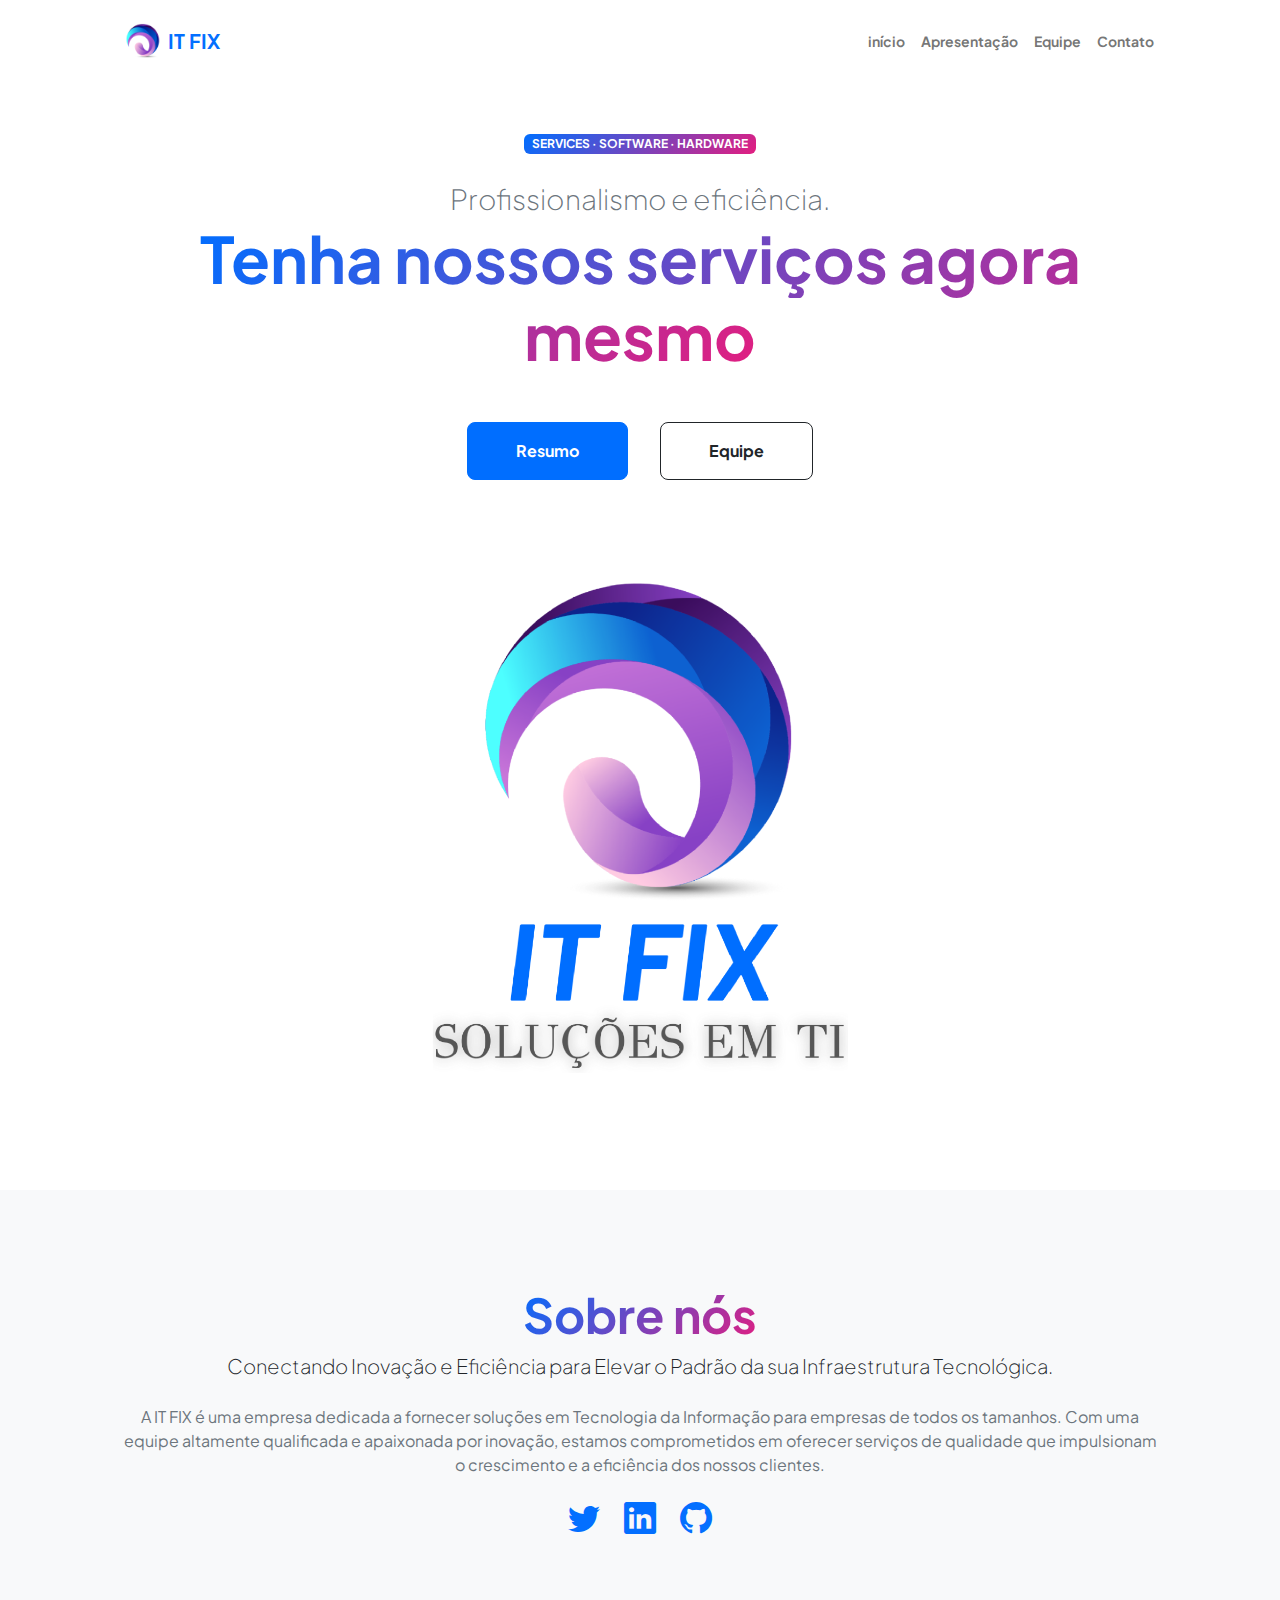
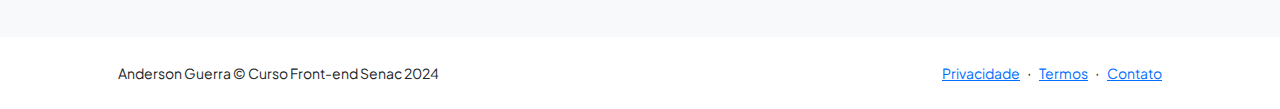
<file: index.html>
<!DOCTYPE html>
<html lang="en">
    <head>
        <meta charset="utf-8" />
        <meta name="viewport" content="width=device-width, initial-scale=1, shrink-to-fit=no" />
        <meta name="description" content="" />
        <meta name="author" content="" />
        <title>Home - IT FIX</title>
        <!-- Favicon-->
        <link rel="icon" type="image/x-icon" href="assets/ico-IT_IX.ico" />
        <!-- Custom Google font-->
        <link rel="preconnect" href="https://fonts.googleapis.com" />
        <link rel="preconnect" href="https://fonts.gstatic.com" crossorigin />
        <link href="https://fonts.googleapis.com/css2?family=Plus+Jakarta+Sans:wght@100;200;300;400;500;600;700;800;900&amp;display=swap" rel="stylesheet" />
        <!-- Bootstrap icons-->
        <link href="https://cdn.jsdelivr.net/npm/bootstrap-icons@1.8.1/font/bootstrap-icons.css" rel="stylesheet" />
        <!-- Core theme CSS (includes Bootstrap)-->
        <link href="css/styles.css" rel="stylesheet" />
    </head>
    <body class="d-flex flex-column h-100">
        <main class="flex-shrink-0">
            <!-- Navigation-->
            <nav class="navbar navbar-expand-lg navbar-light bg-white py-3">
                <div class="container px-5">
                    <img class="ico-img" src="assets/ico-IT_IX.ico" alt=" Logo IT FIX">
                    <a class="navbar-brand" href="index.html"><span class="fw-bolder text-primary">IT FIX</span></a>
                    <button class="navbar-toggler" type="button" data-bs-toggle="collapse" data-bs-target="#navbarSupportedContent" aria-controls="navbarSupportedContent" aria-expanded="false" aria-label="Toggle navigation"><span class="navbar-toggler-icon"></span></button>
                    <div class="collapse navbar-collapse" id="navbarSupportedContent">
                        <ul class="navbar-nav ms-auto mb-2 mb-lg-0 small fw-bolder">
                            <li class="nav-item"><a class="nav-link" href="index.html">início</a></li>
                            <li class="nav-item"><a class="nav-link" href="resume.html">Apresentação</a></li>
                            <li class="nav-item"><a class="nav-link" href="projects.html">Equipe</a></li>
                            <li class="nav-item"><a class="nav-link" href="contact.html">Contato</a></li>
                        </ul>
                    </div>
                </div>
            </nav>
            <!-- Header-->
            <header class="py-5">
                <div class="container px-5 pb-5">
                    <div class="row gx-5 align-items-center">
                        <div class="col-xxl-5">
                            <!-- Header text content-->
                            <div class="text-center text-xxl-start">
                                <div class="badge bg-gradient-primary-to-secondary text-white mb-4"><div class="text-uppercase">services &middot; Software &middot; Hardware  </div></div>
                                <div class="fs-3 fw-light text-muted">Profissionalismo e eficiência.</div>
                                <h1 class="display-3 fw-bolder mb-5"><span class="text-gradient d-inline">Tenha nossos serviços agora mesmo </span></h1>
                                <div class="d-grid gap-3 d-sm-flex justify-content-sm-center justify-content-xxl-start mb-3">
                                    <a class="btn btn-primary btn-lg px-5 py-3 me-sm-3 fs-6 fw-bolder" href="resume.html">Resumo</a>
                                    <a class="btn btn-outline-dark btn-lg px-5 py-3 fs-6 fw-bolder" href="projects.html">Equipe</a>
                                </div>
                            </div>
                        </div>
                        <div class="col-xxl-7">
                            <!-- Header profile picture-->
                            <div class="d-flex justify-content-center mt-5 mt-xxl-0">
                                    <!-- TIP: For best results, use a photo with a transparent background like the demo example below-->
                                    <!-- Watch a tutorial on how to do this on YouTube (link)-->
                                    <img class="profile-img" src="./img/Photo_logo_IT-FIX.png" style="width: 550px; height: 550px;" alt="..." />
                                    <div class="dots-1">
                                        <!-- SVG Dots-->
                                        <svg version="1.1" xmlns="http://www.w3.org/2000/svg" xmlns:xlink="http://www.w3.org/1999/xlink" x="0px" y="0px" viewBox="0 0 191.6 1215.4" style="enable-background: new 0 0 191.6 1215.4" xml:space="preserve">
                                            <g transform="translate(0.000000,1280.000000) scale(0.100000,-0.100000)">
                                                <path d="M227.7,12788.6c-105-35-200-141-222-248c-43-206,163-412,369-369c155,32,275,190,260,339c-11,105-90,213-190,262        C383.7,12801.6,289.7,12808.6,227.7,12788.6z"></path>
                                                <path d="M1507.7,12788.6c-151-50-253-216-222-362c25-119,136-230,254-255c194-41,395,142,375,339c-11,105-90,213-190,262        C1663.7,12801.6,1569.7,12808.6,1507.7,12788.6z"></path>
                                                <path d="M227.7,11508.6c-105-35-200-141-222-248c-43-206,163-412,369-369c155,32,275,190,260,339c-11,105-90,213-190,262        C383.7,11521.6,289.7,11528.6,227.7,11508.6z"></path>
                                                <path d="M1507.7,11508.6c-151-50-253-216-222-362c25-119,136-230,254-255c194-41,395,142,375,339c-11,105-90,213-190,262        C1663.7,11521.6,1569.7,11528.6,1507.7,11508.6z"></path>
                                                <path d="M227.7,10228.6c-105-35-200-141-222-248c-43-206,163-412,369-369c155,32,275,190,260,339c-11,105-90,213-190,262        C383.7,10241.6,289.7,10248.6,227.7,10228.6z"></path>
                                                <path d="M1507.7,10228.6c-105-35-200-141-222-248c-43-206,163-412,369-369c155,32,275,190,260,339c-11,105-90,213-190,262        C1663.7,10241.6,1569.7,10248.6,1507.7,10228.6z"></path>
                                                <path d="M227.7,8948.6c-105-35-200-141-222-248c-43-206,163-412,369-369c155,32,275,190,260,339c-11,105-90,213-190,262        C383.7,8961.6,289.7,8968.6,227.7,8948.6z"></path>
                                                <path d="M1507.7,8948.6c-105-35-200-141-222-248c-43-206,163-412,369-369c155,32,275,190,260,339c-11,105-90,213-190,262        C1663.7,8961.6,1569.7,8968.6,1507.7,8948.6z"></path>
                                                <path d="M227.7,7668.6c-105-35-200-141-222-248c-43-206,163-412,369-369c155,32,275,190,260,339c-11,105-90,213-190,262        C383.7,7681.6,289.7,7688.6,227.7,7668.6z"></path>
                                                <path d="M1507.7,7668.6c-105-35-200-141-222-248c-43-206,163-412,369-369c155,32,275,190,260,339c-11,105-90,213-190,262        C1663.7,7681.6,1569.7,7688.6,1507.7,7668.6z"></path>
                                                <path d="M227.7,6388.6c-105-35-200-141-222-248c-43-206,163-412,369-369c155,32,275,190,260,339c-11,105-90,213-190,262        C383.7,6401.6,289.7,6408.6,227.7,6388.6z"></path>
                                                <path d="M1507.7,6388.6c-105-35-200-141-222-248c-43-206,163-412,369-369c155,32,275,190,260,339c-11,105-90,213-190,262        C1663.7,6401.6,1569.7,6408.6,1507.7,6388.6z"></path>
                                                <path d="M227.7,5108.6c-105-35-200-141-222-248c-43-206,163-412,369-369c155,32,275,190,260,339c-11,105-90,213-190,262        C383.7,5121.6,289.7,5128.6,227.7,5108.6z"></path>
                                                <path d="M1507.7,5108.6c-105-35-200-141-222-248c-43-206,163-412,369-369c155,32,275,190,260,339c-11,105-90,213-190,262        C1663.7,5121.6,1569.7,5128.6,1507.7,5108.6z"></path>
                                                <path d="M227.7,3828.6c-105-35-200-141-222-248c-43-206,163-412,369-369c155,32,275,190,260,339c-11,105-90,213-190,262        C383.7,3841.6,289.7,3848.6,227.7,3828.6z"></path>
                                                <path d="M1507.7,3828.6c-105-35-200-141-222-248c-43-206,163-412,369-369c155,32,275,190,260,339c-11,105-90,213-190,262        C1663.7,3841.6,1569.7,3848.6,1507.7,3828.6z"></path>
                                                <path d="M227.7,2548.6c-105-35-200-141-222-248c-43-206,163-412,369-369c155,32,275,190,260,339c-11,105-90,213-190,262        C383.7,2561.6,289.7,2568.6,227.7,2548.6z"></path>
                                                <path d="M1507.7,2548.6c-105-35-200-141-222-248c-43-206,163-412,369-369c155,32,275,190,260,339c-11,105-90,213-190,262        C1663.7,2561.6,1569.7,2568.6,1507.7,2548.6z"></path>
                                                <path d="M227.7,1268.6c-105-35-200-141-222-248c-43-206,163-412,369-369c155,32,275,190,260,339c-11,105-90,213-190,262        C383.7,1281.6,289.7,1288.6,227.7,1268.6z"></path>
                                                <path d="M1507.7,1268.6c-105-35-200-141-222-248c-43-206,163-412,369-369c155,32,275,190,260,339c-11,105-90,213-190,262        C1663.7,1281.6,1569.7,1288.6,1507.7,1268.6z"></path>
                                            </g>
                                        </svg>
                                        <!-- END of SVG dots-->
                                    </div>
                                    <div class="dots-2">
                                        <!-- SVG Dots-->
                                        <svg version="1.1" xmlns="http://www.w3.org/2000/svg" xmlns:xlink="http://www.w3.org/1999/xlink" x="0px" y="0px" viewBox="0 0 191.6 1215.4" style="enable-background: new 0 0 191.6 1215.4" xml:space="preserve">
                                            <g transform="translate(0.000000,1280.000000) scale(0.100000,-0.100000)">
                                                <path d="M227.7,12788.6c-105-35-200-141-222-248c-43-206,163-412,369-369c155,32,275,190,260,339c-11,105-90,213-190,262        C383.7,12801.6,289.7,12808.6,227.7,12788.6z"></path>
                                                <path d="M1507.7,12788.6c-151-50-253-216-222-362c25-119,136-230,254-255c194-41,395,142,375,339c-11,105-90,213-190,262        C1663.7,12801.6,1569.7,12808.6,1507.7,12788.6z"></path>
                                                <path d="M227.7,11508.6c-105-35-200-141-222-248c-43-206,163-412,369-369c155,32,275,190,260,339c-11,105-90,213-190,262        C383.7,11521.6,289.7,11528.6,227.7,11508.6z"></path>
                                                <path d="M1507.7,11508.6c-151-50-253-216-222-362c25-119,136-230,254-255c194-41,395,142,375,339c-11,105-90,213-190,262        C1663.7,11521.6,1569.7,11528.6,1507.7,11508.6z"></path>
                                                <path d="M227.7,10228.6c-105-35-200-141-222-248c-43-206,163-412,369-369c155,32,275,190,260,339c-11,105-90,213-190,262        C383.7,10241.6,289.7,10248.6,227.7,10228.6z"></path>
                                                <path d="M1507.7,10228.6c-105-35-200-141-222-248c-43-206,163-412,369-369c155,32,275,190,260,339c-11,105-90,213-190,262        C1663.7,10241.6,1569.7,10248.6,1507.7,10228.6z"></path>
                                                <path d="M227.7,8948.6c-105-35-200-141-222-248c-43-206,163-412,369-369c155,32,275,190,260,339c-11,105-90,213-190,262        C383.7,8961.6,289.7,8968.6,227.7,8948.6z"></path>
                                                <path d="M1507.7,8948.6c-105-35-200-141-222-248c-43-206,163-412,369-369c155,32,275,190,260,339c-11,105-90,213-190,262        C1663.7,8961.6,1569.7,8968.6,1507.7,8948.6z"></path>
                                                <path d="M227.7,7668.6c-105-35-200-141-222-248c-43-206,163-412,369-369c155,32,275,190,260,339c-11,105-90,213-190,262        C383.7,7681.6,289.7,7688.6,227.7,7668.6z"></path>
                                                <path d="M1507.7,7668.6c-105-35-200-141-222-248c-43-206,163-412,369-369c155,32,275,190,260,339c-11,105-90,213-190,262        C1663.7,7681.6,1569.7,7688.6,1507.7,7668.6z"></path>
                                                <path d="M227.7,6388.6c-105-35-200-141-222-248c-43-206,163-412,369-369c155,32,275,190,260,339c-11,105-90,213-190,262        C383.7,6401.6,289.7,6408.6,227.7,6388.6z"></path>
                                                <path d="M1507.7,6388.6c-105-35-200-141-222-248c-43-206,163-412,369-369c155,32,275,190,260,339c-11,105-90,213-190,262        C1663.7,6401.6,1569.7,6408.6,1507.7,6388.6z"></path>
                                                <path d="M227.7,5108.6c-105-35-200-141-222-248c-43-206,163-412,369-369c155,32,275,190,260,339c-11,105-90,213-190,262        C383.7,5121.6,289.7,5128.6,227.7,5108.6z"></path>
                                                <path d="M1507.7,5108.6c-105-35-200-141-222-248c-43-206,163-412,369-369c155,32,275,190,260,339c-11,105-90,213-190,262        C1663.7,5121.6,1569.7,5128.6,1507.7,5108.6z"></path>
                                                <path d="M227.7,3828.6c-105-35-200-141-222-248c-43-206,163-412,369-369c155,32,275,190,260,339c-11,105-90,213-190,262        C383.7,3841.6,289.7,3848.6,227.7,3828.6z"></path>
                                                <path d="M1507.7,3828.6c-105-35-200-141-222-248c-43-206,163-412,369-369c155,32,275,190,260,339c-11,105-90,213-190,262        C1663.7,3841.6,1569.7,3848.6,1507.7,3828.6z"></path>
                                                <path d="M227.7,2548.6c-105-35-200-141-222-248c-43-206,163-412,369-369c155,32,275,190,260,339c-11,105-90,213-190,262        C383.7,2561.6,289.7,2568.6,227.7,2548.6z"></path>
                                                <path d="M1507.7,2548.6c-105-35-200-141-222-248c-43-206,163-412,369-369c155,32,275,190,260,339c-11,105-90,213-190,262        C1663.7,2561.6,1569.7,2568.6,1507.7,2548.6z"></path>
                                                <path d="M227.7,1268.6c-105-35-200-141-222-248c-43-206,163-412,369-369c155,32,275,190,260,339c-11,105-90,213-190,262        C383.7,1281.6,289.7,1288.6,227.7,1268.6z"></path>
                                                <path d="M1507.7,1268.6c-105-35-200-141-222-248c-43-206,163-412,369-369c155,32,275,190,260,339c-11,105-90,213-190,262        C1663.7,1281.6,1569.7,1288.6,1507.7,1268.6z"></path>
                                            </g>
                                        </svg>
                                        <!-- END of SVG dots-->
                                    </div>
                                    <div class="dots-3">
                                        <!-- SVG Dots-->
                                        <svg version="1.1" xmlns="http://www.w3.org/2000/svg" xmlns:xlink="http://www.w3.org/1999/xlink" x="0px" y="0px" viewBox="0 0 191.6 1215.4" style="enable-background: new 0 0 191.6 1215.4" xml:space="preserve">
                                            <g transform="translate(0.000000,1280.000000) scale(0.100000,-0.100000)">
                                                <path d="M227.7,12788.6c-105-35-200-141-222-248c-43-206,163-412,369-369c155,32,275,190,260,339c-11,105-90,213-190,262        C383.7,12801.6,289.7,12808.6,227.7,12788.6z"></path>
                                                <path d="M1507.7,12788.6c-151-50-253-216-222-362c25-119,136-230,254-255c194-41,395,142,375,339c-11,105-90,213-190,262        C1663.7,12801.6,1569.7,12808.6,1507.7,12788.6z"></path>
                                                <path d="M227.7,11508.6c-105-35-200-141-222-248c-43-206,163-412,369-369c155,32,275,190,260,339c-11,105-90,213-190,262        C383.7,11521.6,289.7,11528.6,227.7,11508.6z"></path>
                                                <path d="M1507.7,11508.6c-151-50-253-216-222-362c25-119,136-230,254-255c194-41,395,142,375,339c-11,105-90,213-190,262        C1663.7,11521.6,1569.7,11528.6,1507.7,11508.6z"></path>
                                                <path d="M227.7,10228.6c-105-35-200-141-222-248c-43-206,163-412,369-369c155,32,275,190,260,339c-11,105-90,213-190,262        C383.7,10241.6,289.7,10248.6,227.7,10228.6z"></path>
                                                <path d="M1507.7,10228.6c-105-35-200-141-222-248c-43-206,163-412,369-369c155,32,275,190,260,339c-11,105-90,213-190,262        C1663.7,10241.6,1569.7,10248.6,1507.7,10228.6z"></path>
                                                <path d="M227.7,8948.6c-105-35-200-141-222-248c-43-206,163-412,369-369c155,32,275,190,260,339c-11,105-90,213-190,262        C383.7,8961.6,289.7,8968.6,227.7,8948.6z"></path>
                                                <path d="M1507.7,8948.6c-105-35-200-141-222-248c-43-206,163-412,369-369c155,32,275,190,260,339c-11,105-90,213-190,262        C1663.7,8961.6,1569.7,8968.6,1507.7,8948.6z"></path>
                                                <path d="M227.7,7668.6c-105-35-200-141-222-248c-43-206,163-412,369-369c155,32,275,190,260,339c-11,105-90,213-190,262        C383.7,7681.6,289.7,7688.6,227.7,7668.6z"></path>
                                                <path d="M1507.7,7668.6c-105-35-200-141-222-248c-43-206,163-412,369-369c155,32,275,190,260,339c-11,105-90,213-190,262        C1663.7,7681.6,1569.7,7688.6,1507.7,7668.6z"></path>
                                                <path d="M227.7,6388.6c-105-35-200-141-222-248c-43-206,163-412,369-369c155,32,275,190,260,339c-11,105-90,213-190,262        C383.7,6401.6,289.7,6408.6,227.7,6388.6z"></path>
                                                <path d="M1507.7,6388.6c-105-35-200-141-222-248c-43-206,163-412,369-369c155,32,275,190,260,339c-11,105-90,213-190,262        C1663.7,6401.6,1569.7,6408.6,1507.7,6388.6z"></path>
                                                <path d="M227.7,5108.6c-105-35-200-141-222-248c-43-206,163-412,369-369c155,32,275,190,260,339c-11,105-90,213-190,262        C383.7,5121.6,289.7,5128.6,227.7,5108.6z"></path>
                                                <path d="M1507.7,5108.6c-105-35-200-141-222-248c-43-206,163-412,369-369c155,32,275,190,260,339c-11,105-90,213-190,262        C1663.7,5121.6,1569.7,5128.6,1507.7,5108.6z"></path>
                                                <path d="M227.7,3828.6c-105-35-200-141-222-248c-43-206,163-412,369-369c155,32,275,190,260,339c-11,105-90,213-190,262        C383.7,3841.6,289.7,3848.6,227.7,3828.6z"></path>
                                                <path d="M1507.7,3828.6c-105-35-200-141-222-248c-43-206,163-412,369-369c155,32,275,190,260,339c-11,105-90,213-190,262        C1663.7,3841.6,1569.7,3848.6,1507.7,3828.6z"></path>
                                                <path d="M227.7,2548.6c-105-35-200-141-222-248c-43-206,163-412,369-369c155,32,275,190,260,339c-11,105-90,213-190,262        C383.7,2561.6,289.7,2568.6,227.7,2548.6z"></path>
                                                <path d="M1507.7,2548.6c-105-35-200-141-222-248c-43-206,163-412,369-369c155,32,275,190,260,339c-11,105-90,213-190,262        C1663.7,2561.6,1569.7,2568.6,1507.7,2548.6z"></path>
                                                <path d="M227.7,1268.6c-105-35-200-141-222-248c-43-206,163-412,369-369c155,32,275,190,260,339c-11,105-90,213-190,262        C383.7,1281.6,289.7,1288.6,227.7,1268.6z"></path>
                                                <path d="M1507.7,1268.6c-105-35-200-141-222-248c-43-206,163-412,369-369c155,32,275,190,260,339c-11,105-90,213-190,262        C1663.7,1281.6,1569.7,1288.6,1507.7,1268.6z"></path>
                                            </g>
                                        </svg>
                                        <!-- END of SVG dots-->
                                    </div>
                                    <div class="dots-4">
                                        <!-- SVG Dots-->
                                        <svg version="1.1" xmlns="http://www.w3.org/2000/svg" xmlns:xlink="http://www.w3.org/1999/xlink" x="0px" y="0px" viewBox="0 0 191.6 1215.4" style="enable-background: new 0 0 191.6 1215.4" xml:space="preserve">
                                            <g transform="translate(0.000000,1280.000000) scale(0.100000,-0.100000)">
                                                <path d="M227.7,12788.6c-105-35-200-141-222-248c-43-206,163-412,369-369c155,32,275,190,260,339c-11,105-90,213-190,262        C383.7,12801.6,289.7,12808.6,227.7,12788.6z"></path>
                                                <path d="M1507.7,12788.6c-151-50-253-216-222-362c25-119,136-230,254-255c194-41,395,142,375,339c-11,105-90,213-190,262        C1663.7,12801.6,1569.7,12808.6,1507.7,12788.6z"></path>
                                                <path d="M227.7,11508.6c-105-35-200-141-222-248c-43-206,163-412,369-369c155,32,275,190,260,339c-11,105-90,213-190,262        C383.7,11521.6,289.7,11528.6,227.7,11508.6z"></path>
                                                <path d="M1507.7,11508.6c-151-50-253-216-222-362c25-119,136-230,254-255c194-41,395,142,375,339c-11,105-90,213-190,262        C1663.7,11521.6,1569.7,11528.6,1507.7,11508.6z"></path>
                                                <path d="M227.7,10228.6c-105-35-200-141-222-248c-43-206,163-412,369-369c155,32,275,190,260,339c-11,105-90,213-190,262        C383.7,10241.6,289.7,10248.6,227.7,10228.6z"></path>
                                                <path d="M1507.7,10228.6c-105-35-200-141-222-248c-43-206,163-412,369-369c155,32,275,190,260,339c-11,105-90,213-190,262        C1663.7,10241.6,1569.7,10248.6,1507.7,10228.6z"></path>
                                                <path d="M227.7,8948.6c-105-35-200-141-222-248c-43-206,163-412,369-369c155,32,275,190,260,339c-11,105-90,213-190,262        C383.7,8961.6,289.7,8968.6,227.7,8948.6z"></path>
                                                <path d="M1507.7,8948.6c-105-35-200-141-222-248c-43-206,163-412,369-369c155,32,275,190,260,339c-11,105-90,213-190,262        C1663.7,8961.6,1569.7,8968.6,1507.7,8948.6z"></path>
                                                <path d="M227.7,7668.6c-105-35-200-141-222-248c-43-206,163-412,369-369c155,32,275,190,260,339c-11,105-90,213-190,262        C383.7,7681.6,289.7,7688.6,227.7,7668.6z"></path>
                                                <path d="M1507.7,7668.6c-105-35-200-141-222-248c-43-206,163-412,369-369c155,32,275,190,260,339c-11,105-90,213-190,262        C1663.7,7681.6,1569.7,7688.6,1507.7,7668.6z"></path>
                                                <path d="M227.7,6388.6c-105-35-200-141-222-248c-43-206,163-412,369-369c155,32,275,190,260,339c-11,105-90,213-190,262        C383.7,6401.6,289.7,6408.6,227.7,6388.6z"></path>
                                                <path d="M1507.7,6388.6c-105-35-200-141-222-248c-43-206,163-412,369-369c155,32,275,190,260,339c-11,105-90,213-190,262        C1663.7,6401.6,1569.7,6408.6,1507.7,6388.6z"></path>
                                                <path d="M227.7,5108.6c-105-35-200-141-222-248c-43-206,163-412,369-369c155,32,275,190,260,339c-11,105-90,213-190,262        C383.7,5121.6,289.7,5128.6,227.7,5108.6z"></path>
                                                <path d="M1507.7,5108.6c-105-35-200-141-222-248c-43-206,163-412,369-369c155,32,275,190,260,339c-11,105-90,213-190,262        C1663.7,5121.6,1569.7,5128.6,1507.7,5108.6z"></path>
                                                <path d="M227.7,3828.6c-105-35-200-141-222-248c-43-206,163-412,369-369c155,32,275,190,260,339c-11,105-90,213-190,262        C383.7,3841.6,289.7,3848.6,227.7,3828.6z"></path>
                                                <path d="M1507.7,3828.6c-105-35-200-141-222-248c-43-206,163-412,369-369c155,32,275,190,260,339c-11,105-90,213-190,262        C1663.7,3841.6,1569.7,3848.6,1507.7,3828.6z"></path>
                                                <path d="M227.7,2548.6c-105-35-200-141-222-248c-43-206,163-412,369-369c155,32,275,190,260,339c-11,105-90,213-190,262        C383.7,2561.6,289.7,2568.6,227.7,2548.6z"></path>
                                                <path d="M1507.7,2548.6c-105-35-200-141-222-248c-43-206,163-412,369-369c155,32,275,190,260,339c-11,105-90,213-190,262        C1663.7,2561.6,1569.7,2568.6,1507.7,2548.6z"></path>
                                                <path d="M227.7,1268.6c-105-35-200-141-222-248c-43-206,163-412,369-369c155,32,275,190,260,339c-11,105-90,213-190,262        C383.7,1281.6,289.7,1288.6,227.7,1268.6z"></path>
                                                <path d="M1507.7,1268.6c-105-35-200-141-222-248c-43-206,163-412,369-369c155,32,275,190,260,339c-11,105-90,213-190,262        C1663.7,1281.6,1569.7,1288.6,1507.7,1268.6z"></path>
                                            </g>
                                        </svg>
                                        <!-- END of SVG dots-->
                                    </div>
                                
                            </div>
                        </div>
                    </div>
                </div>
            </header>
            <!-- About Section-->
            <section class="bg-light py-5">
                <div class="container px-5">
                    <div class="row gx-5 justify-content-center">
                        <div class="col-xxl-8">
                            <div class="text-center my-5">
                                <h2 class="display-5 fw-bolder"><span class="text-gradient d-inline">Sobre nós</span></h2>
                                <p class="lead fw-light mb-4">Conectando Inovação e Eficiência para Elevar o Padrão da sua Infraestrutura Tecnológica.</p>
                                <p class="text-muted">A IT FIX é uma empresa dedicada a fornecer soluções em Tecnologia da Informação para empresas de todos os tamanhos. Com uma equipe altamente qualificada e apaixonada por inovação, estamos comprometidos em oferecer serviços de qualidade que impulsionam o crescimento e a eficiência dos nossos clientes.</p>
                                <div class="d-flex justify-content-center fs-2 gap-4">
                                    <a class="text-gradient-icon" href="#!" target="_blank"><i class="bi bi-twitter"></i></a>
                                    <a class="text-gradient-icon" href="https://www.linkedin.com/in/andeguerra/" target="_blank"><i class="bi bi-linkedin"></i></a>
                                    <a class="text-gradient-icon" href="https://github.com/andeguerra" target="_blank"><i class="bi bi-github"></i></a>
                                </div>
                            </div>
                        </div>
                    </div>
                </div>
            </section>
        </main>
        <!-- Footer-->
        <footer class="bg-white py-4 mt-auto">
            <div class="container px-5">
                <div class="row align-items-center justify-content-between flex-column flex-sm-row">
                    <div class="col-auto"><div class="small m-0">Anderson Guerra &copy; Curso Front-end Senac 2024</div></div>
                    <div class="col-auto">
                        <a class="small" href="#!">Privacidade</a>
                        <span class="mx-1">&middot;</span>
                        <a class="small" href="#!">Termos</a>
                        <span class="mx-1">&middot;</span>
                        <a class="small" href="contact.html">Contato</a>
                    </div>
                </div>
            </div>
        </footer>
        <!-- Bootstrap core JS-->
        <script src="https://cdn.jsdelivr.net/npm/bootstrap@5.2.3/dist/js/bootstrap.bundle.min.js"></script>
        <!-- Core theme JS-->
        <script src="js/scripts.js"></script>
    </body>
</html>
</file>
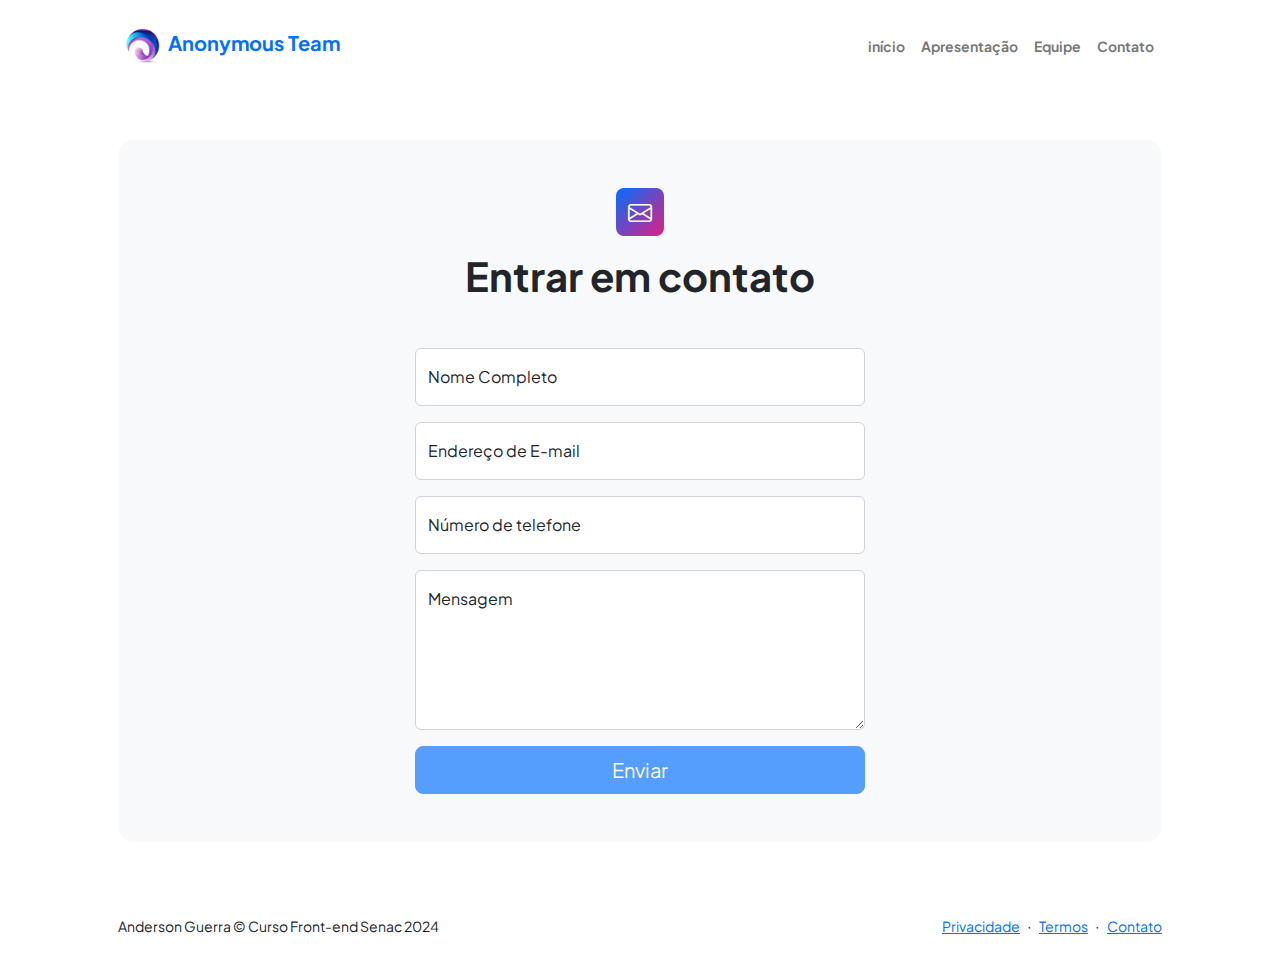
<file: contact.html>
<!DOCTYPE html>
<html lang="en">
    <head>
        <meta charset="utf-8" />
        <meta name="viewport" content="width=device-width, initial-scale=1, shrink-to-fit=no" />
        <meta name="description" content />
        <meta name="author" content />
        <title>Contato</title>
       <!-- Favicon-->
       <link rel="icon" type="image/x-icon" href="assets/ico-IT_IX.ico" />
        <!-- Custom Google font-->
        <link rel="preconnect" href="https://fonts.googleapis.com" />
        <link rel="preconnect" href="https://fonts.gstatic.com" crossorigin />
        <link href="https://fonts.googleapis.com/css2?family=Plus+Jakarta+Sans:wght@100;200;300;400;500;600;700;800;900&amp;display=swap" rel="stylesheet" />
        <!-- Bootstrap icons-->
        <link href="https://cdn.jsdelivr.net/npm/bootstrap-icons@1.8.1/font/bootstrap-icons.css" rel="stylesheet" />
        <!-- Core theme CSS (includes Bootstrap)-->
        <link href="css/styles.css" rel="stylesheet" />
    </head>
    <body class="d-flex flex-column">
        <main class="flex-shrink-0">
            <!-- Navigation-->
            <nav class="navbar navbar-expand-lg navbar-light bg-white py-3">
                <div class="container px-5">
                    <a  class="navbar-brand" href="index.html"><img class="ico-img" src="assets/ico-IT_IX.ico" alt=" Logo IT FIX"><span class="fw-bolder text-primary">Anonymous Team</span></a>
                    <button class="navbar-toggler" type="button" data-bs-toggle="collapse" data-bs-target="#navbarSupportedContent" aria-controls="navbarSupportedContent" aria-expanded="false" aria-label="Toggle navigation"><span class="navbar-toggler-icon"></span></button>
                    <div class="collapse navbar-collapse" id="navbarSupportedContent">
                        <ul class="navbar-nav ms-auto mb-2 mb-lg-0 small fw-bolder">
                            <li class="nav-item"><a class="nav-link" href="index.html">início</a></li>
                            <li class="nav-item"><a class="nav-link" href="resume.html">Apresentação</a></li>
                            <li class="nav-item"><a class="nav-link" href="projects.html">Equipe</a></li>
                            <li class="nav-item"><a class="nav-link" href="contact.html">Contato</a></li>
                        </ul>
                    </div>
                </div>
            </nav>
            <!-- Page content-->
            <section class="py-5">
                <div class="container px-5">
                    <!-- Contact form-->
                    <div class="bg-light rounded-4 py-5 px-4 px-md-5">
                        <div class="text-center mb-5">
                            <div class="feature bg-primary bg-gradient-primary-to-secondary text-white rounded-3 mb-3"><i class="bi bi-envelope"></i></div>
                            <h1 class="fw-bolder">Entrar em contato</h1>
                            <p class="lead fw-normal text-muted mb-0"></p>
                        </div>
                        <div class="row gx-5 justify-content-center">
                            <div class="col-lg-8 col-xl-6">
                                <!-- * * * * * * * * * * * * * * *-->
                                <!-- * * SB Forms Contact Form * *-->
                                <!-- * * * * * * * * * * * * * * *-->
                                <!-- This form is pre-integrated with SB Forms.-->
                                <!-- To make this form functional, sign up at-->
                                <!-- https://startbootstrap.com/solution/contact-forms-->
                                <!-- to get an API token!-->
                                <form id="contactForm" data-sb-form-api-token="API_TOKEN">
                                    <!-- Name input-->
                                    <div class="form-floating mb-3">
                                        <input class="form-control" id="name" type="text" placeholder="Enter your name..." data-sb-validations="required" />
                                        <label for="name">Nome Completo</label>
                                        <div class="invalid-feedback" data-sb-feedback="name:required">É necessário escrever um nome.</div>
                                    </div>
                                    <!-- Email address input-->
                                    <div class="form-floating mb-3">
                                        <input class="form-control" id="email" type="email" placeholder="name@example.com" data-sb-validations="required,email" />
                                        <label for="email">Endereço de E-mail</label>
                                        <div class="invalid-feedback" data-sb-feedback="email:required">É necessário um e-mail.</div>
                                        <div class="invalid-feedback" data-sb-feedback="email:email">O e-mail não é válido.</div>
                                    </div>
                                    <!-- Phone number input-->
                                    <div class="form-floating mb-3">
                                        <input class="form-control" id="phone" type="tel" placeholder="(123) 456-7890" data-sb-validations="required" />
                                        <label for="phone">Número de telefone</label>
                                        <div class="invalid-feedback" data-sb-feedback="phone:required">É necessário um número de telefone.</div>
                                    </div>
                                    <!-- Message input-->
                                    <div class="form-floating mb-3">
                                        <textarea class="form-control" id="message" type="text" placeholder="Enter your message here..." style="height: 10rem" data-sb-validations="required"></textarea>
                                        <label for="message">Mensagem</label>
                                        <div class="invalid-feedback" data-sb-feedback="message:required">É necessário uma mensagem.</div>
                                    </div>
                                    <!-- Submit success message-->
                                    <!---->
                                    <!-- This is what your users will see when the form-->
                                    <!-- has successfully submitted-->
                                    <div class="d-none" id="submitSuccessMessage">
                                        <div class="text-center mb-3">
                                            <div class="fw-bolder">Envio do forumálio completo!</div>
                                            To activate this form, sign up at
                                            <br />
                                            <a href="https://startbootstrap.com/solution/contact-forms">https://startbootstrap.com/solution/contact-forms</a>
                                        </div>
                                    </div>
                                    <!-- Submit error message-->
                                    <!---->
                                    <!-- This is what your users will see when there is-->
                                    <!-- an error submitting the form-->
                                    <div class="d-none" id="submitErrorMessage"><div class="text-center text-danger mb-3">Error sending message!</div></div>
                                    <!-- Submit Button-->
                                    <div class="d-grid"><button class="btn btn-primary btn-lg disabled" id="submitButton" type="submit">Enviar</button></div>
                                </form>
                            </div>
                        </div>
                    </div>
                </div>
            </section>
        </main>
        <!-- Footer-->
        <footer class="bg-white py-4 mt-auto">
            <div class="container px-5">
                <div class="row align-items-center justify-content-between flex-column flex-sm-row">
                    <div class="col-auto"><div class="small m-0">Anderson Guerra &copy; Curso Front-end Senac 2024</div></div>
                    <div class="col-auto">
                        <a class="small" href="#!">Privacidade</a>
                        <span class="mx-1">&middot;</span>
                        <a class="small" href="#!">Termos</a>
                        <span class="mx-1">&middot;</span>
                        <a class="small" href="contact.html">Contato</a>
                    </div>
                </div>
            </div>
        </footer>
        <!-- Bootstrap core JS-->
        <script src="https://cdn.jsdelivr.net/npm/bootstrap@5.2.3/dist/js/bootstrap.bundle.min.js"></script>
        <!-- Core theme JS-->
        <script src="js/scripts.js"></script>
        <!-- * * * * * * * * * * * * * * * * * * * * * * * * * * * * * * * * * * * * * * * *-->
        <!-- * *                               SB Forms JS                               * *-->
        <!-- * * Activate your form at https://startbootstrap.com/solution/contact-forms * *-->
        <!-- * * * * * * * * * * * * * * * * * * * * * * * * * * * * * * * * * * * * * * * *-->
        <script src="https://cdn.startbootstrap.com/sb-forms-latest.js"></script>
    </body>
</html>
</file>
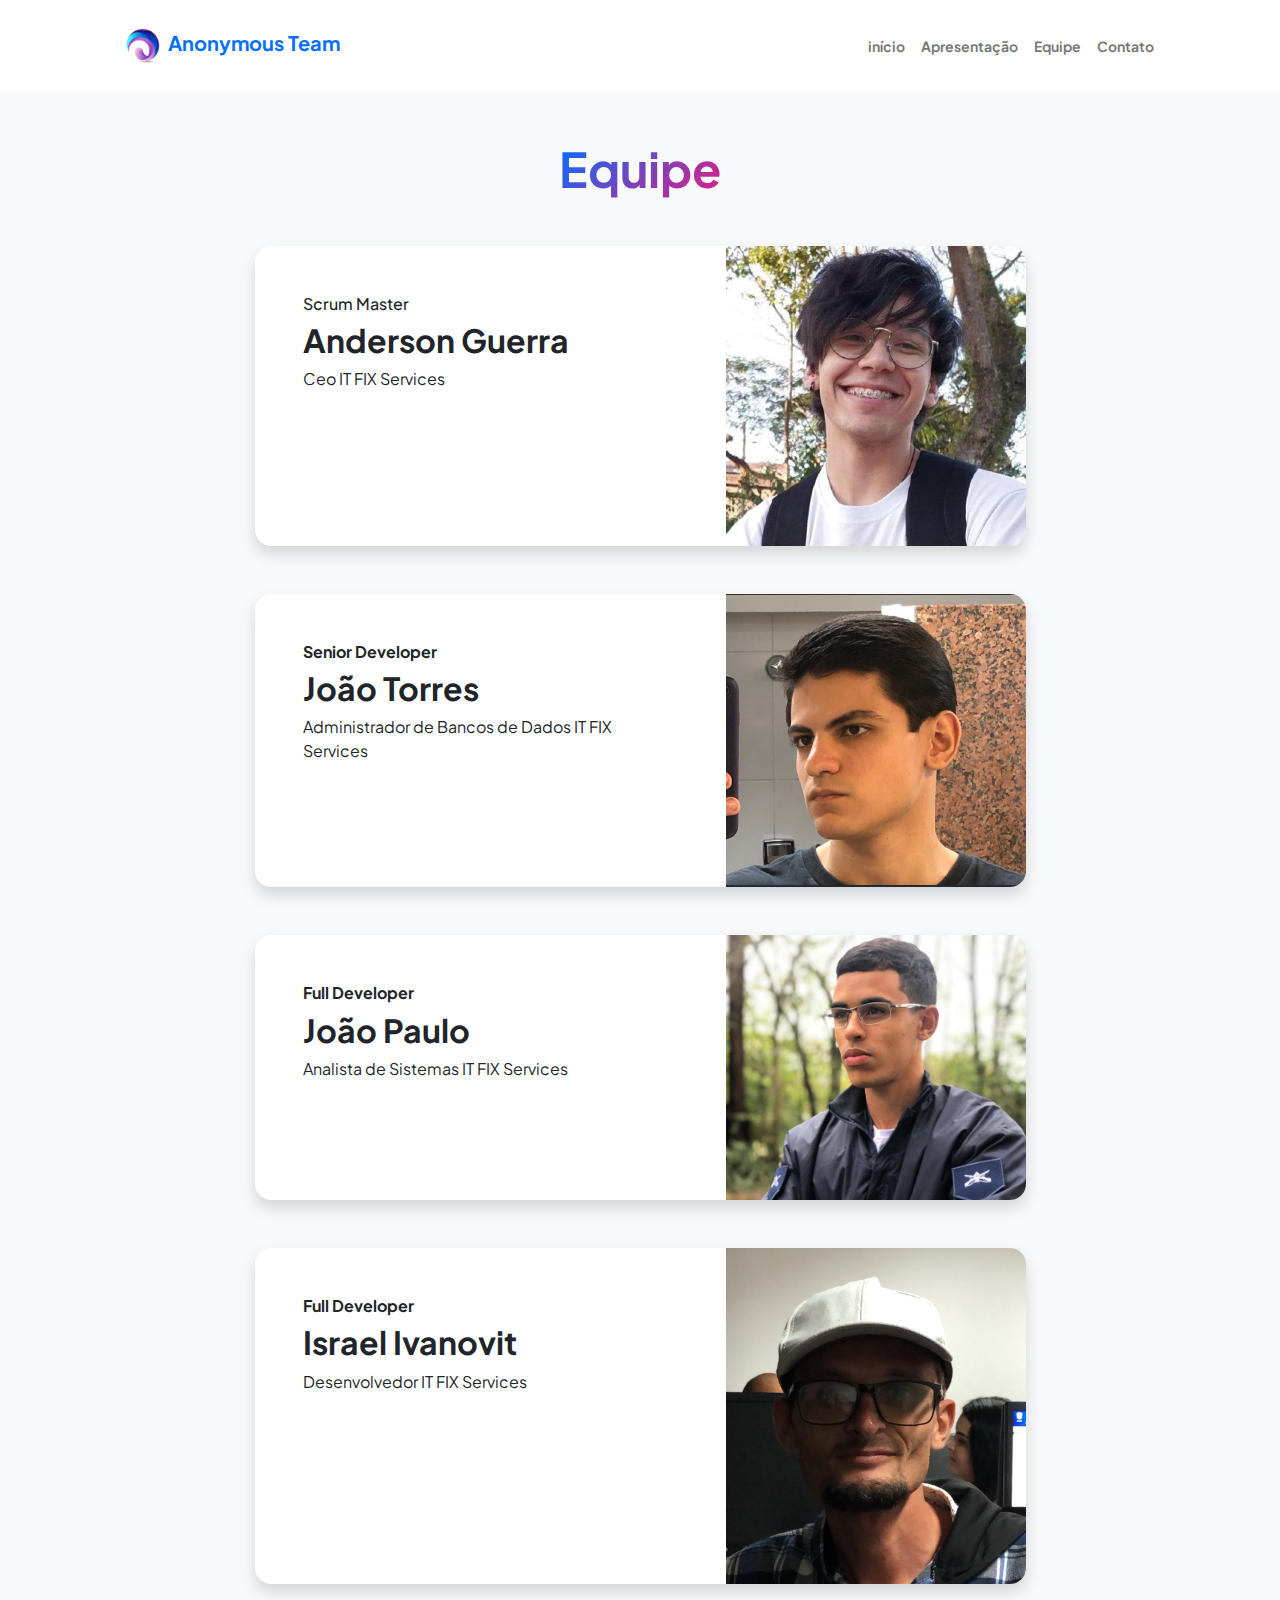
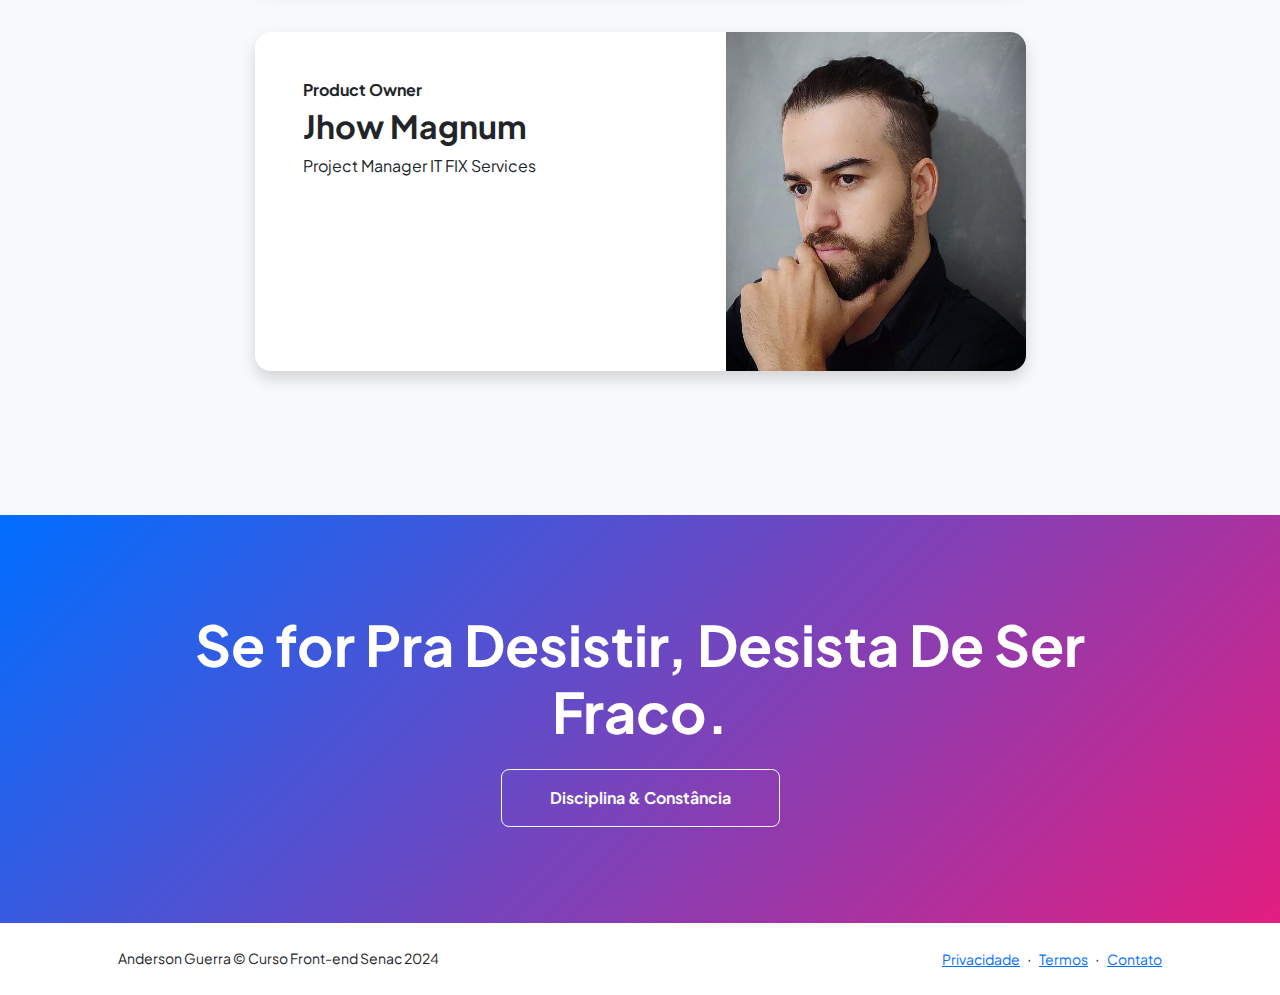
<file: projects.html>
<!DOCTYPE html>
<html lang="en">

<head>
    <meta charset="utf-8" />
    <meta name="viewport" content="width=device-width, initial-scale=1, shrink-to-fit=no" />
    <meta name="description" content="" />
    <meta name="author" content="" />
    <title>Team IT FIX</title>
    <!-- Favicon-->
    <link rel="icon" type="image/x-icon" href="assets/ico-IT_IX.ico" />
    <!-- Custom Google font-->
    <link rel="preconnect" href="https://fonts.googleapis.com" />
    <link rel="preconnect" href="https://fonts.gstatic.com" crossorigin />
    <link
        href="https://fonts.googleapis.com/css2?family=Plus+Jakarta+Sans:wght@100;200;300;400;500;600;700;800;900&amp;display=swap"
        rel="stylesheet" />
    <!-- Bootstrap icons-->
    <link href="https://cdn.jsdelivr.net/npm/bootstrap-icons@1.8.1/font/bootstrap-icons.css" rel="stylesheet" />
    <!-- Core theme CSS (includes Bootstrap)-->
    <link href="css/styles.css" rel="stylesheet" />
</head>

<body class="d-flex flex-column h-100 bg-light">
    <main class="flex-shrink-0">
        <!-- Navigation-->
        <nav class="navbar navbar-expand-lg navbar-light bg-white py-3">
            <div class="container px-5">
                <a class="navbar-brand" href="index.html"><img class="ico-img" src="assets/ico-IT_IX.ico"
                        alt=" Logo IT FIX"><span class="fw-bolder text-primary">Anonymous Team</span></a>
                <button class="navbar-toggler" type="button" data-bs-toggle="collapse"
                    data-bs-target="#navbarSupportedContent" aria-controls="navbarSupportedContent"
                    aria-expanded="false" aria-label="Toggle navigation"><span
                        class="navbar-toggler-icon"></span></button>
                <div class="collapse navbar-collapse" id="navbarSupportedContent">
                    <ul class="navbar-nav ms-auto mb-2 mb-lg-0 small fw-bolder">
                        <li class="nav-item"><a class="nav-link" href="index.html">início</a></li>
                        <li class="nav-item"><a class="nav-link" href="resume.html">Apresentação</a></li>
                        <li class="nav-item"><a class="nav-link" href="projects.html">Equipe</a></li>
                        <li class="nav-item"><a class="nav-link" href="contact.html">Contato</a></li>
                    </ul>
                </div>
            </div>
        </nav>
        <!-- Projects Section-->
        <section class="py-5">
            <div class="container px-5 mb-5">
                <div class="text-center mb-5">
                    <h1 class="display-5 fw-bolder mb-0"><span class="text-gradient d-inline">Equipe</span></h1>
                </div>
                <div class="row gx-5 justify-content-center">
                    <div class="col-lg-11 col-xl-9 col-xxl-8">

                        <!-- Project Card 1-->
                        <div class="card overflow-hidden shadow rounded-4 border-0 mb-5">
                            <div class="card-body p-0">
                                <div class="d-flex justify-content-between">
                                    <div class="p-5">
                                        <h6 class="
                                            ">Scrum Master</h6>
                                        <h2 class="fw-bolder">Anderson Guerra</h2>
                                        <p> Ceo IT FIX Services</p>
                                    </div>
                                    <img class="img-fluid" src="./img/56729743.jpg" style="width: 300px;" alt="..." />
                                </div>
                            </div>
                        </div>

                        <!-- Project Card 1-->
                        <div class="card overflow-hidden shadow rounded-4 border-0 mb-5">
                            <div class="card-body p-0">
                                <div class="d-flex justify-content-between">
                                    <div class="p-5">
                                        <h6 class="fw-bolder">Senior Developer</h6>
                                        <h2 class="fw-bolder">João Torres</h2>
                                        <p>Administrador de Bancos de Dados IT FIX Services</p>
                                    </div>
                                    <img class="img-fluid" src="./img/joaotorres.png" style="width: 300px;" alt="..." />
                                </div>
                            </div>
                        </div>

                        <!-- Project Card 1-->
                        <div class="card overflow-hidden shadow rounded-4 border-0 mb-5">
                            <div class="card-body p-0">
                                <div class="d-flex justify-content-between">
                                    <div class="p-5">
                                        <h6 class="fw-bolder">Full Developer</h6>
                                        <h2 class="fw-bolder">João Paulo</h2>
                                        <p>Analista de Sistemas IT FIX Services</p>
                                    </div>
                                    <img class="img-fluid" src="./img/joaopaulo.png" style="width: 300px;" alt="..." />
                                </div>
                            </div>
                        </div>

                        <!-- Project Card 1-->
                        <div class="card overflow-hidden shadow rounded-4 border-0 mb-5">
                            <div class="card-body p-0">
                                <div class="d-flex justify-content-between">
                                    <div class="p-5">
                                        <h6 class="fw-bolder">Full Developer</h6>
                                        <h2 class="fw-bolder">Israel Ivanovit</h2>
                                        <p>Desenvolvedor IT FIX Services</p>
                                    </div>
                                    <img class="img-fluid" src="./img/israel.png" style="width: 300px;" alt="..." />
                                </div>
                            </div>
                        </div>

                        <!-- Project Card 1-->
                        <div class="card overflow-hidden shadow rounded-4 border-0 mb-5">
                            <div class="card-body p-0">
                                <div class="d-flex justify-content-between">
                                    <div class="p-5">
                                        <h6 class="fw-bolder">Product Owner</h6>
                                        <h2 class="fw-bolder">Jhow Magnum</h2>
                                        <p>Project Manager IT FIX Services</p>
                                    </div>
                                    <img class="img-fluid" src="./img/jhow-magnum.png" style="width: 300px;"
                                        alt="..." />
                                </div>
                            </div>
                        </div>




                    </div>
                </div>
            </div>
        </section>
        <!-- Call to action section-->
        <section class="py-5 bg-gradient-primary-to-secondary text-white">
            <div class="container px-5 my-5">
                <div class="text-center">
                    <h2 class="display-4 fw-bolder mb-4">Se for Pra Desistir, Desista De Ser Fraco.</h2>
                    <a class="btn btn-outline-light btn-lg px-5 py-3 fs-6 fw-bolder" href="contact.html">Disciplina &
                        Constância</a>
                </div>
            </div>
        </section>
    </main>
    <!-- Footer-->
    <footer class="bg-white py-4 mt-auto">
        <div class="container px-5">
            <div class="row align-items-center justify-content-between flex-column flex-sm-row">
                <div class="col-auto">
                    <div class="small m-0">Anderson Guerra &copy; Curso Front-end Senac 2024</div>
                </div>
                <div class="col-auto">
                    <a class="small" href="#!">Privacidade</a>
                    <span class="mx-1">&middot;</span>
                    <a class="small" href="#!">Termos</a>
                    <span class="mx-1">&middot;</span>
                    <a class="small" href="contact.html">Contato</a>
                </div>
            </div>
        </div>
    </footer>
    <!-- Bootstrap core JS-->
    <script src="https://cdn.jsdelivr.net/npm/bootstrap@5.2.3/dist/js/bootstrap.bundle.min.js"></script>
    <!-- Core theme JS-->
    <script src="js/scripts.js"></script>
</body>

</html>
</file>
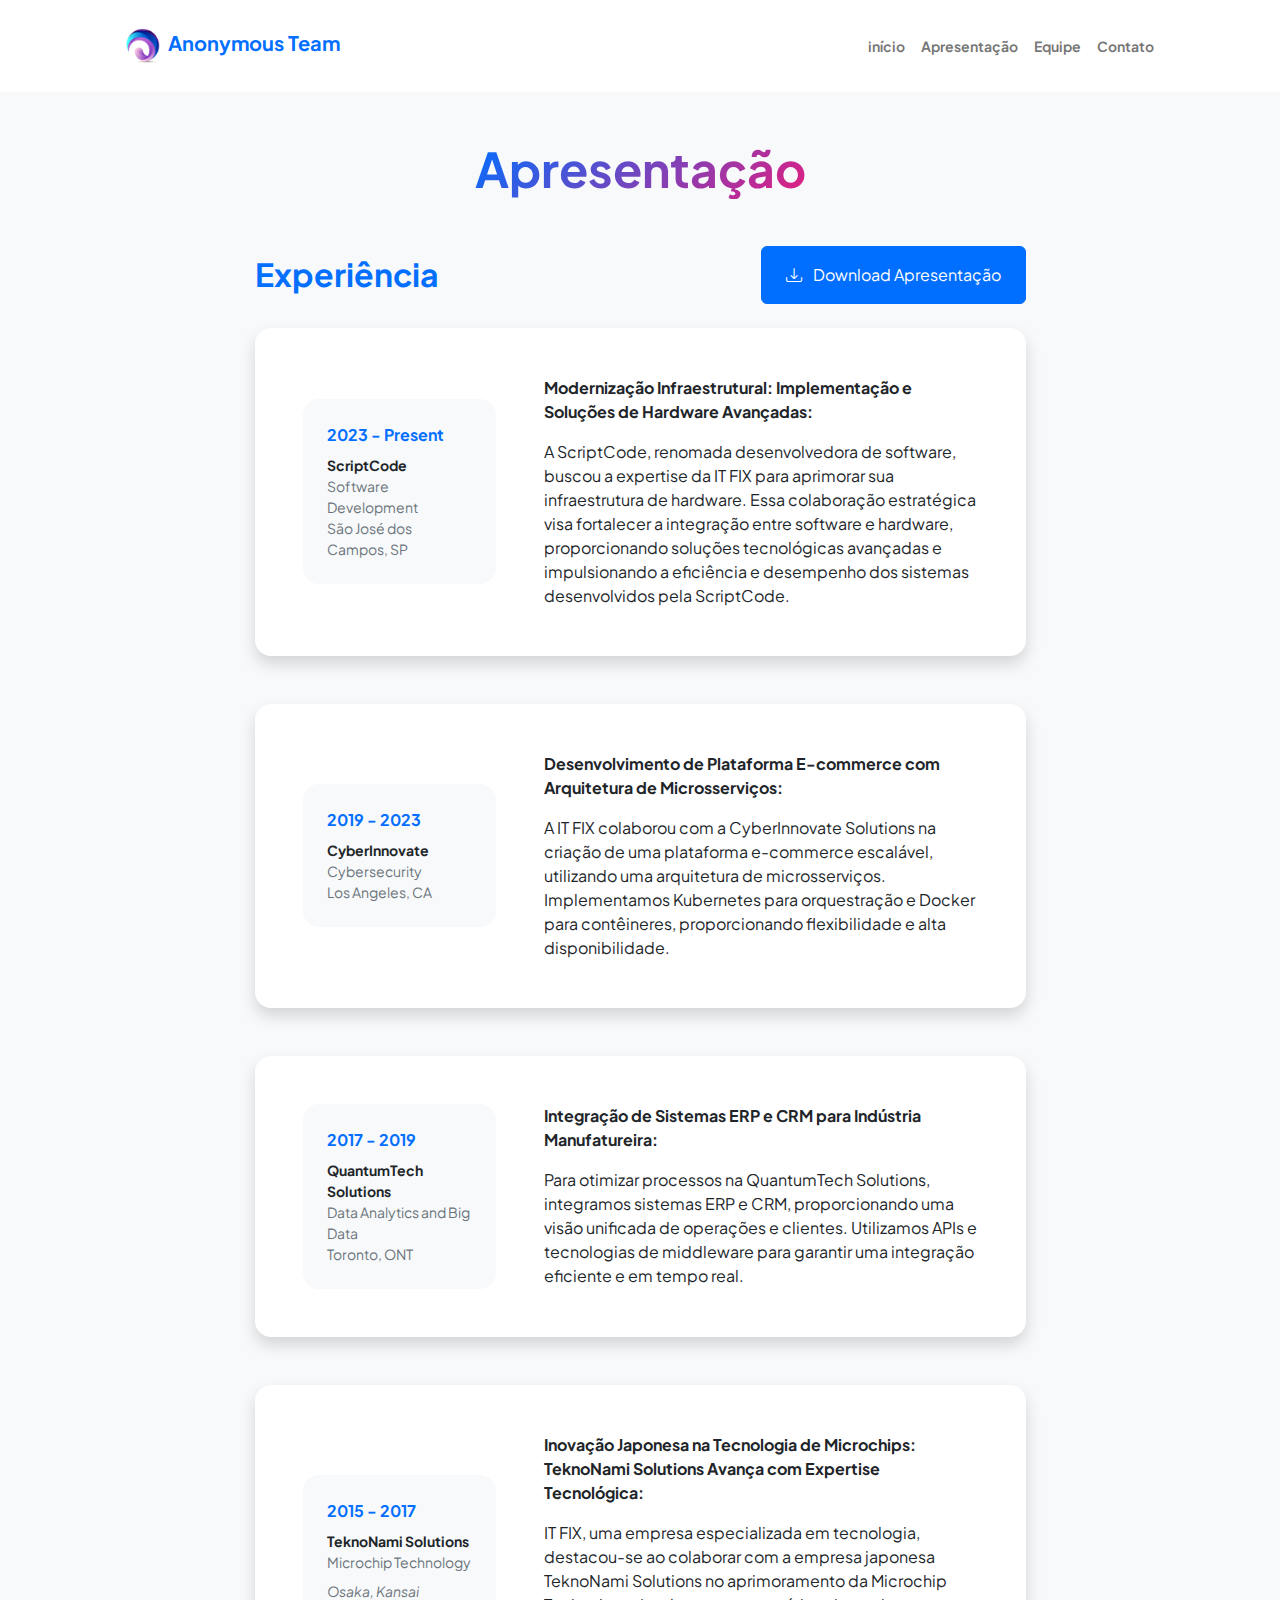
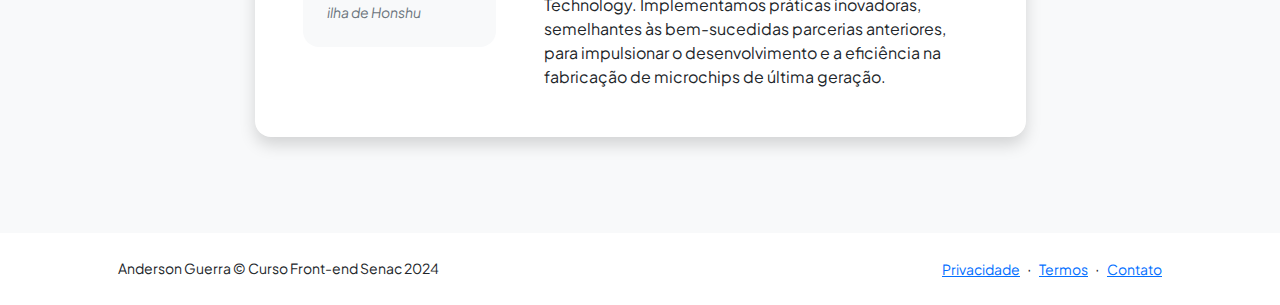
<file: resume.html>
<!DOCTYPE html>
<html lang="en">

<head>
    <meta charset="utf-8" />
    <meta name="viewport" content="width=device-width, initial-scale=1, shrink-to-fit=no" />
    <meta name="description" content="" />
    <meta name="author" content="" />
    <title>Apresentação</title>
    <!-- Favicon-->
    <link rel="icon" type="image/x-icon" href="assets/ico-IT_IX.ico" />
    <!-- Custom Google font-->
    <link rel="preconnect" href="https://fonts.googleapis.com" />
    <link rel="preconnect" href="https://fonts.gstatic.com" crossorigin />
    <link
        href="https://fonts.googleapis.com/css2?family=Plus+Jakarta+Sans:wght@100;200;300;400;500;600;700;800;900&amp;display=swap"
        rel="stylesheet" />
    <!-- Bootstrap icons-->
    <link href="https://cdn.jsdelivr.net/npm/bootstrap-icons@1.8.1/font/bootstrap-icons.css" rel="stylesheet" />
    <!-- Core theme CSS (includes Bootstrap)-->
    <link href="css/styles.css" rel="stylesheet" />
</head>

<body class="d-flex flex-column h-100 bg-light">
    <main class="flex-shrink-0">
        <!-- Navigation-->
        <nav class="navbar navbar-expand-lg navbar-light bg-white py-3">
            <div class="container px-5">
                <a class="navbar-brand" href="index.html"><img class="ico-img" src="assets/ico-IT_IX.ico"
                        alt=" Logo IT FIX"><span class="fw-bolder text-primary">Anonymous Team</span></a>
                <button class="navbar-toggler" type="button" data-bs-toggle="collapse"
                    data-bs-target="#navbarSupportedContent" aria-controls="navbarSupportedContent"
                    aria-expanded="false" aria-label="Toggle navigation"><span
                        class="navbar-toggler-icon"></span></button>
                <div class="collapse navbar-collapse" id="navbarSupportedContent">
                    <ul class="navbar-nav ms-auto mb-2 mb-lg-0 small fw-bolder">
                        <li class="nav-item"><a class="nav-link" href="index.html">início</a></li>
                        <li class="nav-item"><a class="nav-link" href="resume.html">Apresentação</a></li>
                        <li class="nav-item"><a class="nav-link" href="projects.html">Equipe</a></li>
                        <li class="nav-item"><a class="nav-link" href="contact.html">Contato</a></li>
                    </ul>
                </div>
            </div>
        </nav>
        <!-- Page Content-->
        <div class="container px-5 my-5">
            <div class="text-center mb-5">
                <h1 class="display-5 fw-bolder mb-0"><span class="text-gradient d-inline">Apresentação</span></h1>
            </div>
            <div class="row gx-5 justify-content-center">
                <div class="col-lg-11 col-xl-9 col-xxl-8">
                    <!-- Experience Section-->
                    <section>
                        <div class="d-flex align-items-center justify-content-between mb-4">
                            <h2 class="text-primary fw-bolder mb-0">Experiência</h2>
                            <!-- Download resume button-->
                            <!-- Note: Set the link href target to a PDF file within your project-->
                            <a class="btn btn-primary px-4 py-3" href="resume.html" onclick="print()">
                                <div class="d-inline-block bi bi-download me-2"></div>
                                Download Apresentação
                            </a>
                        </div>
                        <!-- Experience Card 1-->
                        <div class="card shadow border-0 rounded-4 mb-5">
                            <div class="card-body p-5">
                                <div class="row align-items-center gx-5">
                                    <div class="col text-center text-lg-start mb-4 mb-lg-0">
                                        <div class="bg-light p-4 rounded-4">
                                            <div class="text-primary fw-bolder mb-2">2023 - Present</div>
                                            <div class="small fw-bolder">ScriptCode</div>
                                            <div class="small text-muted">Software Development</div>
                                            <div class="small text-muted">São José dos Campos, SP</div>
                                        </div>
                                    </div>
                                    <div class="col-lg-8">
                                        <p class="fw-bolder">Modernização Infraestrutural: Implementação e Soluções de
                                            Hardware Avançadas:</p>
                                        <div>A ScriptCode, renomada desenvolvedora de software, buscou a expertise da IT
                                            FIX para aprimorar sua infraestrutura de hardware. Essa colaboração
                                            estratégica visa fortalecer a integração entre software e hardware,
                                            proporcionando soluções tecnológicas avançadas e impulsionando a eficiência
                                            e desempenho dos sistemas desenvolvidos pela ScriptCode.</div>
                                    </div>

                                </div>
                            </div>
                        </div>
                        <!-- Experience Card 2-->
                        <div class="card shadow border-0 rounded-4 mb-5">
                            <div class="card-body p-5">
                                <div class="row align-items-center gx-5">
                                    <div class="col text-center text-lg-start mb-4 mb-lg-0">
                                        <div class="bg-light p-4 rounded-4">
                                            <div class="text-primary fw-bolder mb-2">2019 - 2023</div>
                                            <div class="small fw-bolder">CyberInnovate</div>
                                            <div class="small text-muted">Cybersecurity</div>
                                            <div class="small text-muted">Los Angeles, CA</div>
                                        </div>
                                    </div>
                                    <div class="col-lg-8">
                                        <p class="fw-bolder">Desenvolvimento de Plataforma E-commerce com Arquitetura de
                                            Microsserviços:</p>
                                        <div>A IT FIX colaborou com a CyberInnovate Solutions na criação de uma
                                            plataforma e-commerce escalável, utilizando uma arquitetura de
                                            microsserviços. Implementamos Kubernetes para orquestração e Docker para
                                            contêineres, proporcionando flexibilidade e alta disponibilidade.</div>
                                    </div>

                                </div>
                            </div>
                        </div>
                        <!-- Experience Card 2-->
                        <div class="card shadow border-0 rounded-4 mb-5">
                            <div class="card-body p-5">
                                <div class="row align-items-center gx-5">
                                    <div class="col text-center text-lg-start mb-4 mb-lg-0">
                                        <div class="bg-light p-4 rounded-4">
                                            <div class="text-primary fw-bolder mb-2">2017 - 2019</div>
                                            <div class="small fw-bolder">QuantumTech Solutions</div>
                                            <div class="small text-muted"> Data Analytics and Big Data</div>
                                            <div class="small text-muted">Toronto, ONT</div>
                                        </div>
                                    </div>
                                    <div class="col-lg-8">
                                        <div>
                                            <p class="fw-bolder">Integração de Sistemas ERP e CRM para Indústria
                                                Manufatureira:</p>

                                            Para otimizar processos na QuantumTech Solutions, integramos sistemas ERP e
                                            CRM, proporcionando uma visão unificada de operações e clientes. Utilizamos
                                            APIs e tecnologias de middleware para garantir uma integração eficiente e em
                                            tempo real.
                                        </div>
                                    </div>


                                </div>
                            </div>
                        </div>

                        <div class="card shadow border-0 rounded-4 mb-5">
                            <div class="card-body p-5">
                                <div class="row align-items-center gx-5">
                                    <div class="col text-center text-lg-start mb-4 mb-lg-0">
                                        <div class="bg-light p-4 rounded-4">
                                            <div class="text-primary fw-bolder mb-2">2015 - 2017</div>
                                            <div class="mb-2">
                                                <div class="small fw-bolder">TeknoNami Solutions</div>
                                                <div class="small text-muted">Microchip Technology</div>
                                            </div>
                                            <div class="fst-italic">
                                                <div class="small text-muted">Osaka, Kansai</div>
                                                <div class="small text-muted"> ilha de Honshu</div>
                                            </div>
                                        </div>
                                    </div>
                                    <div class="col-lg-8">
                                        <p class="fw-bolder">Inovação Japonesa na Tecnologia de Microchips: TeknoNami
                                            Solutions Avança com Expertise Tecnológica:</p>
                                        <div> IT FIX, uma empresa especializada em tecnologia, destacou-se ao colaborar
                                            com a
                                            empresa japonesa TeknoNami Solutions no aprimoramento da Microchip
                                            Technology. Implementamos práticas inovadoras, semelhantes às bem-sucedidas
                                            parcerias anteriores, para impulsionar o desenvolvimento e a eficiência na
                                            fabricação de microchips de última geração.</div>
                                    </div>
                                </div>
                            </div>
                        </div>
                    </section>
                    <!-- Education Section-->


                </div>
            </div>
        </div>
    </main>
    <!-- Footer-->
    <footer class="bg-white py-4 mt-auto">
        <div class="container px-5">
            <div class="row align-items-center justify-content-between flex-column flex-sm-row">
                <div class="col-auto">
                    <div class="small m-0">Anderson Guerra &copy; Curso Front-end Senac 2024</div>
                </div>
                <div class="col-auto">
                    <a class="small" href="#!">Privacidade</a>
                    <span class="mx-1">&middot;</span>
                    <a class="small" href="#!">Termos</a>
                    <span class="mx-1">&middot;</span>
                    <a class="small" href="contact.html">Contato</a>
                </div>
            </div>
        </div>
    </footer>
    <!-- Bootstrap core JS-->
    <script src="https://cdn.jsdelivr.net/npm/bootstrap@5.2.3/dist/js/bootstrap.bundle.min.js"></script>
    <!-- Core theme JS-->
    <script src="js/scripts.js"></script>
</body>

</html>
</file>
